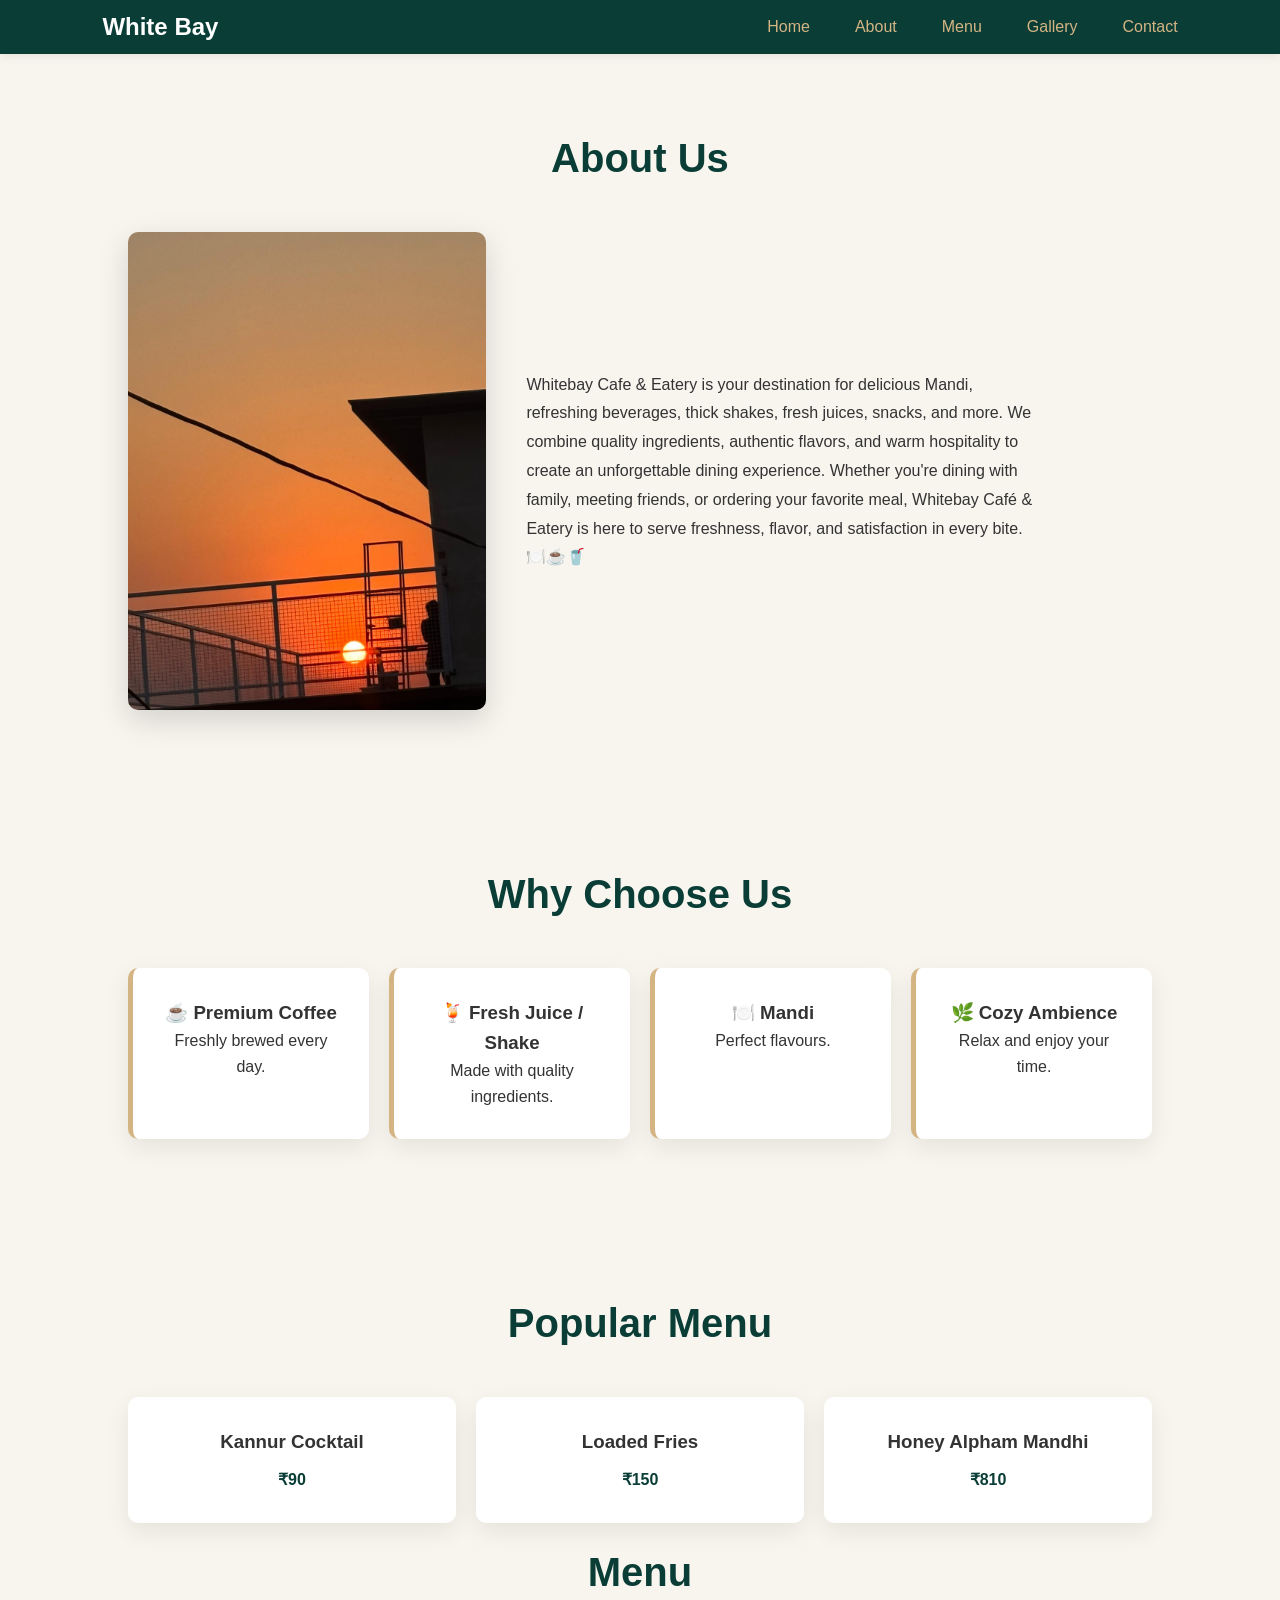
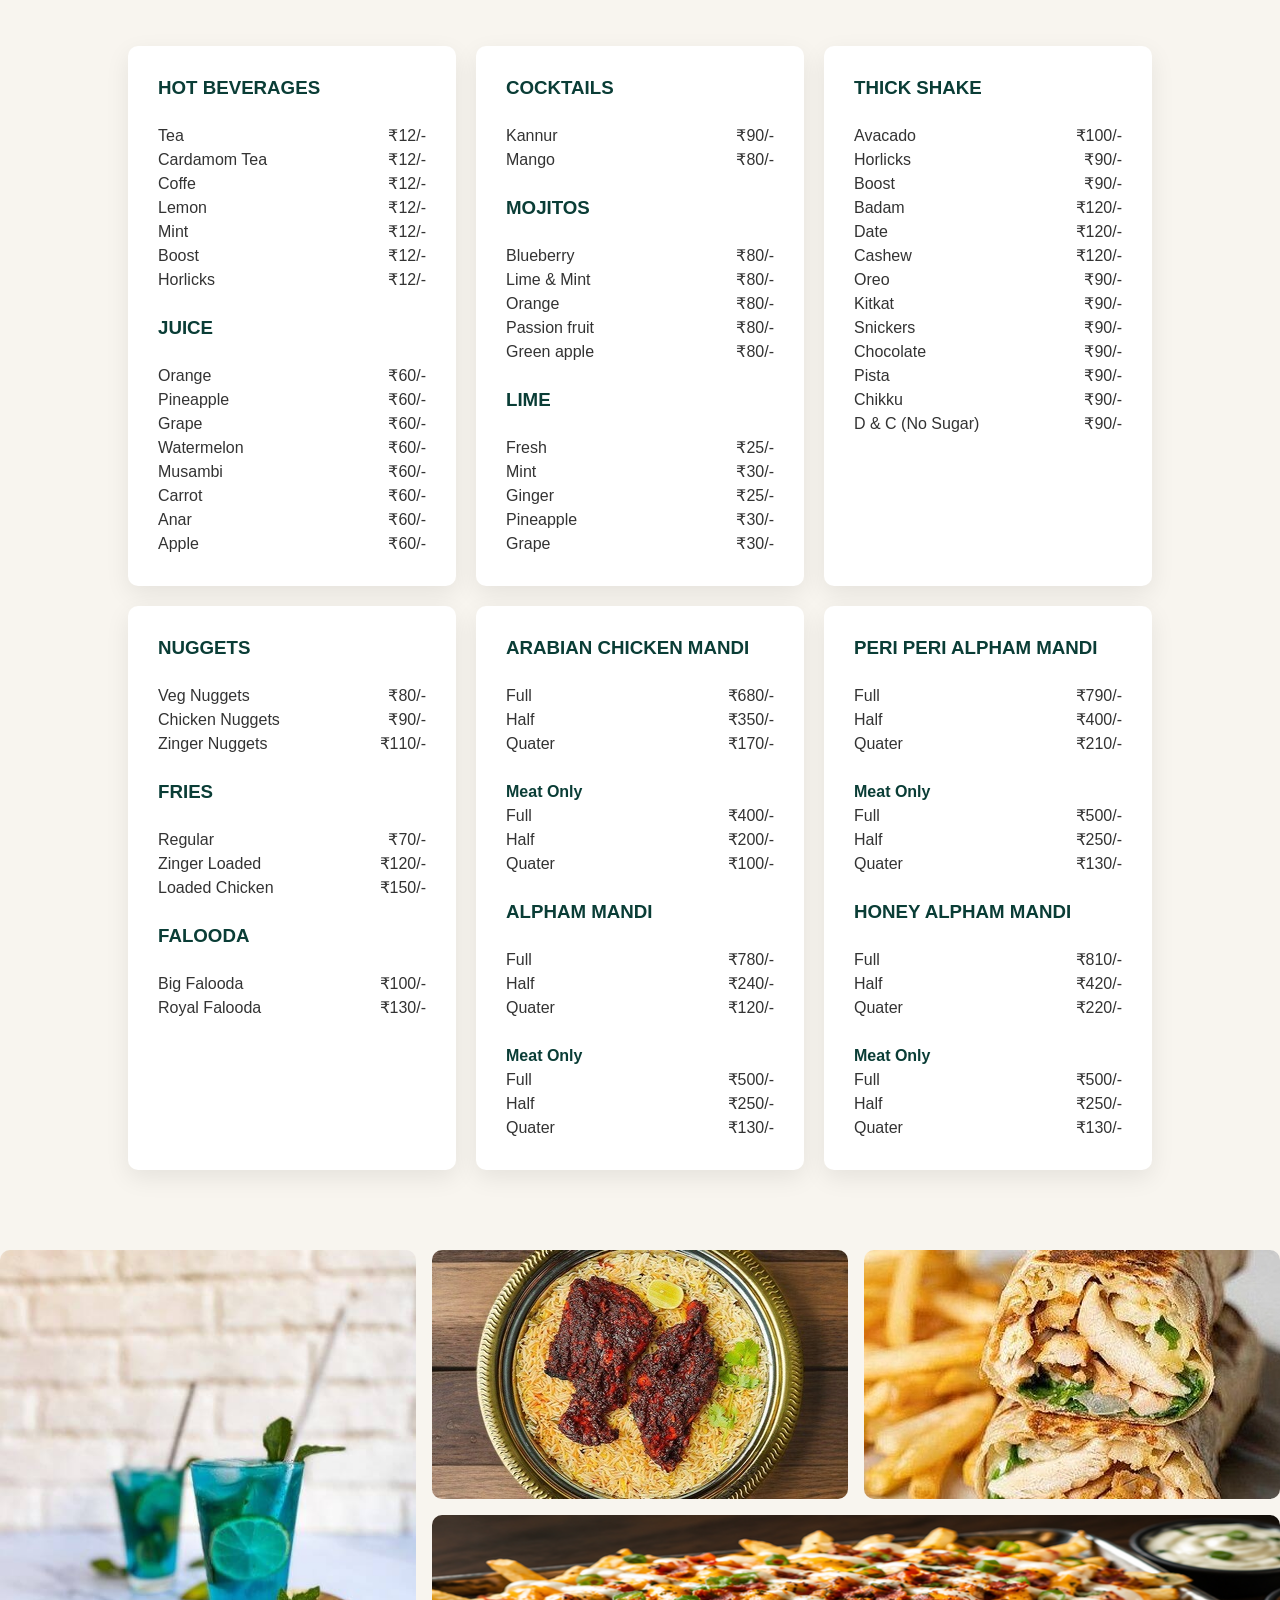
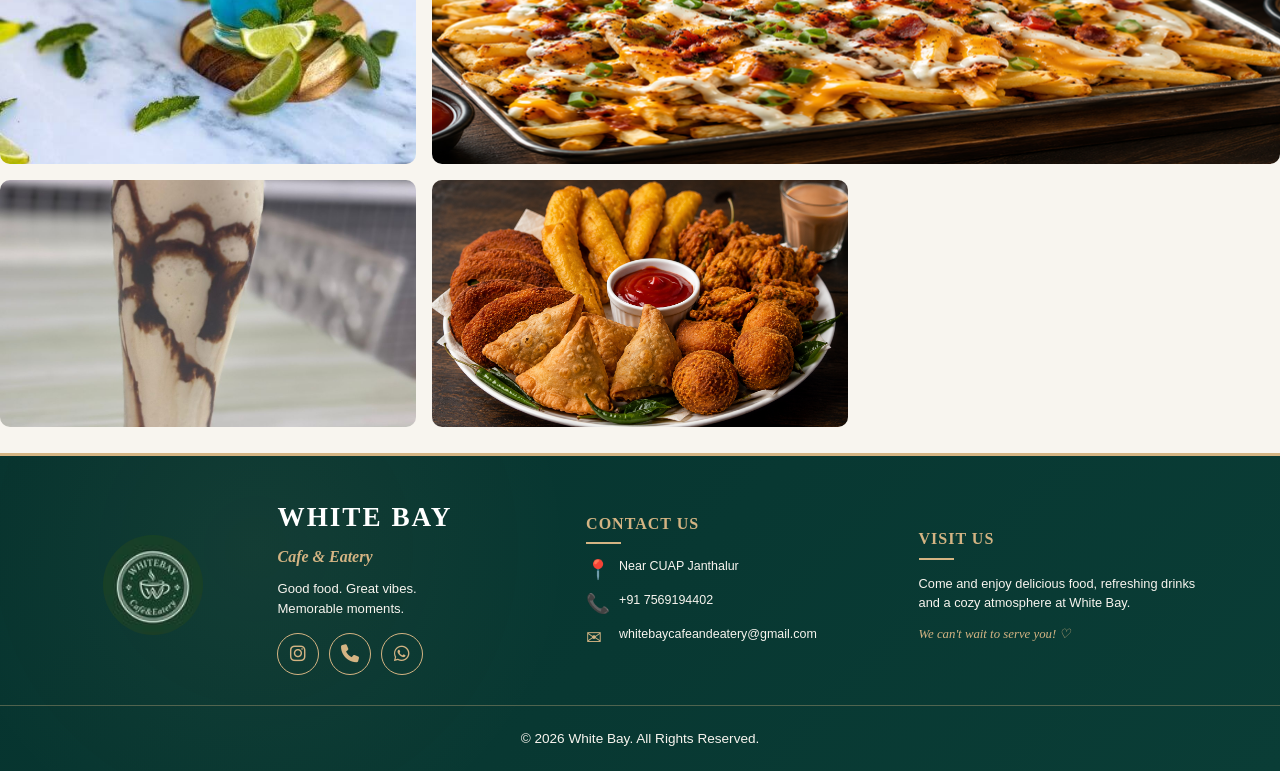
<file: index.html>
<!DOCTYPE html>
<html lang="en">

<head>

    <meta charset="UTF-8">

    <meta name="viewport" content="width=device-width, initial-scale=1.0">

    <title>White Bay</title>

    <link rel="stylesheet" href="res.css">
    <link rel="stylesheet" href="https://cdnjs.cloudflare.com/ajax/libs/font-awesome/6.5.2/css/all.min.css">

</head>


<body>

    <!-- ================= HEADER ================= -->

<header>
    <div class="wrapper">

        <nav>
            <div class="all">

                <div class="bay">

                    <div class="logo">
                        <h1>White Bay</h1>

                        <a class="burger-nav"
                           href="#"
                           aria-label="Open menu"
                           aria-expanded="false">
                            ☰
                        </a>
                    </div>

                    <div class="just">
                        <ul>
                            <li>
                                <a href="#about">Home</a>
                            </li>

                            <li>
                                <a href="#about">About</a>
                            </li>

                            <li>
                                <a href="#menu">Menu</a>
                            </li>

                            <li>
                                <a href="#gallery">Gallery</a>
                            </li>

                            <li>
                                <a href="#contact">Contact</a>
                            </li>
                        </ul>
                    </div>

                </div>

            </div>
        </nav>

    </div>
</header>



    <!-- ================= HERO ================= -->





    <!-- ================= ABOUT ================= -->

    <section id="about">

        <h2 class="section-title">
            About Us
        </h2>


        <div class="about">

            <img src="images/scene.jpeg" alt="White Bay Cafe">


            <div class="about-text">

                <p>

                    Whitebay Cafe & Eatery is your destination
                    for delicious Mandi, refreshing beverages,
                    thick shakes, fresh juices, snacks, and more.

                    We combine quality ingredients, authentic
                    flavors, and warm hospitality to create an
                    unforgettable dining experience.

                    Whether you're dining with family, meeting
                    friends, or ordering your favorite meal,
                    Whitebay Café & Eatery is here to serve
                    freshness, flavor, and satisfaction in every bite.

                    🍽️☕🥤

                </p>

            </div>

        </div>

    </section>



    <!-- ================= WHY CHOOSE US ================= -->

    <section>

        <h2 class="section-title">
            Why Choose Us
        </h2>


        <div class="features">


            <div class="feature-card">

                <h3>
                    ☕ Premium Coffee
                </h3>

                <p>
                    Freshly brewed every day.
                </p>

            </div>


            <div class="feature-card">

                <h3>
                    🍹 Fresh Juice / Shake
                </h3>

                <p>
                    Made with quality ingredients.
                </p>

            </div>


            <div class="feature-card">

                <h3>
                    🍽️ Mandi
                </h3>

                <p>
                    Perfect flavours.
                </p>

            </div>


            <div class="feature-card">

                <h3>
                    🌿 Cozy Ambience
                </h3>

                <p>
                    Relax and enjoy your time.
                </p>

            </div>


        </div>

    </section>



    <!-- ================= POPULAR MENU ================= -->

    <section id="menu">

        <h2 class="section-title">
            Popular Menu
        </h2>


        <div class="menu-grid">


            <div class="menu-card">

                <h3>
                    Kannur Cocktail
                </h3>

                <p class="price">
                    ₹90
                </p>

            </div>


            <div class="menu-card">

                <h3>
                    Loaded Fries
                </h3>

                <p class="price">
                    ₹150
                </p>

            </div>


            <div class="menu-card">

                <h3>
                    Honey Alpham Mandhi
                </h3>

                <p class="price">
                    ₹810
                </p>

            </div>


        </div>



        <br>


        <!-- ================= FULL MENU ================= -->

        <h2 class="section-title">
            Menu
        </h2>


        <div class="menu-grid">


            <!-- ================= HOT BEVERAGES / JUICE ================= -->

            <div class="full-menu">

                <h3>
                    HOT BEVERAGES
                </h3>

                <br>


                <div class="line">
                    <p class="item">Tea</p>
                    <p class="rate">₹12/-</p>
                </div>


                <div class="line">
                    <p class="item">Cardamom Tea</p>
                    <p class="rate">₹12/-</p>
                </div>


                <div class="line">
                    <p class="item">Coffe</p>
                    <p class="rate">₹12/-</p>
                </div>


                <div class="line">
                    <p class="item">Lemon</p>
                    <p class="rate">₹12/-</p>
                </div>


                <div class="line">
                    <p class="item">Mint</p>
                    <p class="rate">₹12/-</p>
                </div>


                <div class="line">
                    <p class="item">Boost</p>
                    <p class="rate">₹12/-</p>
                </div>


                <div class="line">
                    <p class="item">Horlicks</p>
                    <p class="rate">₹12/-</p>
                </div>


                <br>


                <h3>
                    JUICE
                </h3>

                <br>


                <div class="line">
                    <p class="item">Orange</p>
                    <p class="rate">₹60/-</p>
                </div>


                <div class="line">
                    <p class="item">Pineapple</p>
                    <p class="rate">₹60/-</p>
                </div>


                <div class="line">
                    <p class="item">Grape</p>
                    <p class="rate">₹60/-</p>
                </div>


                <div class="line">
                    <p class="item">Watermelon</p>
                    <p class="rate">₹60/-</p>
                </div>


                <div class="line">
                    <p class="item">Musambi</p>
                    <p class="rate">₹60/-</p>
                </div>


                <div class="line">
                    <p class="item">Carrot</p>
                    <p class="rate">₹60/-</p>
                </div>


                <div class="line">
                    <p class="item">Anar</p>
                    <p class="rate">₹60/-</p>
                </div>


                <div class="line">
                    <p class="item">Apple</p>
                    <p class="rate">₹60/-</p>
                </div>

            </div>



            <!-- ================= COCKTAIL / MOJITO / LIME ================= -->

            <div class="full-menu">

                <h3>
                    COCKTAILS
                </h3>

                <br>


                <div class="line">
                    <p class="item">Kannur</p>
                    <p class="rate">₹90/-</p>
                </div>


                <div class="line">
                    <p class="item">Mango</p>
                    <p class="rate">₹80/-</p>
                </div>


                <br>


                <h3>
                    MOJITOS
                </h3>

                <br>


                <div class="line">
                    <p class="item">Blueberry</p>
                    <p class="rate">₹80/-</p>
                </div>


                <div class="line">
                    <p class="item">Lime & Mint</p>
                    <p class="rate">₹80/-</p>
                </div>


                <div class="line">
                    <p class="item">Orange</p>
                    <p class="rate">₹80/-</p>
                </div>


                <div class="line">
                    <p class="item">Passion fruit</p>
                    <p class="rate">₹80/-</p>
                </div>


                <div class="line">
                    <p class="item">Green apple</p>
                    <p class="rate">₹80/-</p>
                </div>


                <br>


                <h3>
                    LIME
                </h3>

                <br>


                <div class="line">
                    <p class="item">Fresh</p>
                    <p class="rate">₹25/-</p>
                </div>


                <div class="line">
                    <p class="item">Mint</p>
                    <p class="rate">₹30/-</p>
                </div>


                <div class="line">
                    <p class="item">Ginger</p>
                    <p class="rate">₹25/-</p>
                </div>


                <div class="line">
                    <p class="item">Pineapple</p>
                    <p class="rate">₹30/-</p>
                </div>


                <div class="line">
                    <p class="item">Grape</p>
                    <p class="rate">₹30/-</p>
                </div>

            </div>



            <!-- ================= THICK SHAKE ================= -->

            <div class="full-menu">

                <h3>
                    THICK SHAKE
                </h3>

                <br>


                <div class="line">
                    <p class="item">Avacado</p>
                    <p class="rate">₹100/-</p>
                </div>


                <div class="line">
                    <p class="item">Horlicks</p>
                    <p class="rate">₹90/-</p>
                </div>


                <div class="line">
                    <p class="item">Boost</p>
                    <p class="rate">₹90/-</p>
                </div>


                <div class="line">
                    <p class="item">Badam</p>
                    <p class="rate">₹120/-</p>
                </div>


                <div class="line">
                    <p class="item">Date</p>
                    <p class="rate">₹120/-</p>
                </div>


                <div class="line">
                    <p class="item">Cashew</p>
                    <p class="rate">₹120/-</p>
                </div>


                <div class="line">
                    <p class="item">Oreo</p>
                    <p class="rate">₹90/-</p>
                </div>


                <div class="line">
                    <p class="item">Kitkat</p>
                    <p class="rate">₹90/-</p>
                </div>


                <div class="line">
                    <p class="item">Snickers</p>
                    <p class="rate">₹90/-</p>
                </div>


                <div class="line">
                    <p class="item">Chocolate</p>
                    <p class="rate">₹90/-</p>
                </div>


                <div class="line">
                    <p class="item">Pista</p>
                    <p class="rate">₹90/-</p>
                </div>


                <div class="line">
                    <p class="item">Chikku</p>
                    <p class="rate">₹90/-</p>
                </div>


                <div class="line">
                    <p class="item">D & C (No Sugar)</p>
                    <p class="rate">₹90/-</p>
                </div>

            </div>



            <!-- ================= NUGGETS / FRIES / FALOODA ================= -->

            <div class="full-menu">

                <h3>
                    NUGGETS
                </h3>

                <br>


                <div class="line">
                    <p class="item">Veg Nuggets</p>
                    <p class="rate">₹80/-</p>
                </div>


                <div class="line">
                    <p class="item">Chicken Nuggets</p>
                    <p class="rate">₹90/-</p>
                </div>


                <div class="line">
                    <p class="item">Zinger Nuggets</p>
                    <p class="rate">₹110/-</p>
                </div>


                <br>


                <h3>
                    FRIES
                </h3>

                <br>


                <div class="line">
                    <p class="item">Regular</p>
                    <p class="rate">₹70/-</p>
                </div>


                <div class="line">
                    <p class="item">Zinger Loaded</p>
                    <p class="rate">₹120/-</p>
                </div>


                <div class="line">
                    <p class="item">Loaded Chicken</p>
                    <p class="rate">₹150/-</p>
                </div>


                <br>


                <h3>
                    FALOODA
                </h3>

                <br>


                <div class="line">
                    <p class="item">Big Falooda</p>
                    <p class="rate">₹100/-</p>
                </div>


                <div class="line">
                    <p class="item">Royal Falooda</p>
                    <p class="rate">₹130/-</p>
                </div>

            </div>



            <!-- ================= ARABIAN CHICKEN / ALPHAM MANDI ================= -->

            <div class="full-menu">

                <div class="mandi">

                    <h3>
                        ARABIAN CHICKEN MANDI
                    </h3>

                    <br>


                    <div class="line">
                        <p class="item">Full</p>
                        <p class="rate">₹680/-</p>
                    </div>


                    <div class="line">
                        <p class="item">Half</p>
                        <p class="rate">₹350/-</p>
                    </div>


                    <div class="line">
                        <p class="item">Quater</p>
                        <p class="rate">₹170/-</p>
                    </div>


                    <br>


                    <h4>
                        Meat Only
                    </h4>


                    <div class="line">
                        <p class="item">Full</p>
                        <p class="rate">₹400/-</p>
                    </div>


                    <div class="line">
                        <p class="item">Half</p>
                        <p class="rate">₹200/-</p>
                    </div>


                    <div class="line">
                        <p class="item">Quater</p>
                        <p class="rate">₹100/-</p>
                    </div>


                    <br>


                    <h3>
                        ALPHAM MANDI
                    </h3>

                    <br>


                    <div class="line">
                        <p class="item">Full</p>
                        <p class="rate">₹780/-</p>
                    </div>


                    <div class="line">
                        <p class="item">Half</p>
                        <p class="rate">₹240/-</p>
                    </div>


                    <div class="line">
                        <p class="item">Quater</p>
                        <p class="rate">₹120/-</p>
                    </div>


                    <br>


                    <h4>
                        Meat Only
                    </h4>


                    <div class="line">
                        <p class="item">Full</p>
                        <p class="rate">₹500/-</p>
                    </div>


                    <div class="line">
                        <p class="item">Half</p>
                        <p class="rate">₹250/-</p>
                    </div>


                    <div class="line">
                        <p class="item">Quater</p>
                        <p class="rate">₹130/-</p>
                    </div>

                </div>

            </div>



            <!-- ================= PERI PERI / HONEY ALPHAM ================= -->

            <div class="full-menu">

                <div class="mandi">

                    <h3>
                        PERI PERI ALPHAM MANDI
                    </h3>

                    <br>


                    <div class="line">
                        <p class="item">Full</p>
                        <p class="rate">₹790/-</p>
                    </div>


                    <div class="line">
                        <p class="item">Half</p>
                        <p class="rate">₹400/-</p>
                    </div>


                    <div class="line">
                        <p class="item">Quater</p>
                        <p class="rate">₹210/-</p>
                    </div>


                    <br>


                    <h4>
                        Meat Only
                    </h4>


                    <div class="line">
                        <p class="item">Full</p>
                        <p class="rate">₹500/-</p>
                    </div>


                    <div class="line">
                        <p class="item">Half</p>
                        <p class="rate">₹250/-</p>
                    </div>


                    <div class="line">
                        <p class="item">Quater</p>
                        <p class="rate">₹130/-</p>
                    </div>


                    <br>


                    <h3>
                        HONEY ALPHAM MANDI
                    </h3>

                    <br>


                    <div class="line">
                        <p class="item">Full</p>
                        <p class="rate">₹810/-</p>
                    </div>


                    <div class="line">
                        <p class="item">Half</p>
                        <p class="rate">₹420/-</p>
                    </div>


                    <div class="line">
                        <p class="item">Quater</p>
                        <p class="rate">₹220/-</p>
                    </div>


                    <br>


                    <h4>
                        Meat Only
                    </h4>


                    <div class="line">
                        <p class="item">Full</p>
                        <p class="rate">₹500/-</p>
                    </div>


                    <div class="line">
                        <p class="item">Half</p>
                        <p class="rate">₹250/-</p>
                    </div>


                    <div class="line">
                        <p class="item">Quater</p>
                        <p class="rate">₹130/-</p>
                    </div>

                </div>

            </div>


        </div>

    </section>



    <!-- ================= GALLERY ================= -->

<div id="gallery" class="gallery-grid">

    <div class="gallery-item item-1">
        <img src="images/3.blue-mojitos.jpg" alt="Kannur Cocktail">
        <div class="image-name">Kannur Cocktail</div>
    </div>

    <div class="gallery-item item-2">
        <img src="images\mandhi.jpg" alt="Honey Alfaham Mandhi">
        <div class="image-name">Honey Alfaham Mandhi</div>
    </div>

    <div class="gallery-item item-3">
        <img src="images/wrap.jpg" alt="Chicken Wrap">
        <div class="image-name">Chicken Wrap</div>
    </div>

    <div class="gallery-item item-4">
        <img src="images\loaded-fries.png" alt="Loaded Fries">
        <div class="image-name">Loaded Fries</div>
    </div>

    <div class="gallery-item item-5">
        <img src="images/boost.jpeg" alt="Boost Shake">
        <div class="image-name">Boost Shake</div>
    </div>

    <div class="gallery-item item-6">
        <img src="images\snacks.jpg" alt="Evening Snacks">
        <div class="image-name">Evening Snacks</div>
    </div>

</div>

<br>


    <!-- =====================================================
         FOOTER
    ====================================================== -->

    <footer class="site-footer">

        <div class="footer-container">

            <!-- ================= LOGO ================= -->
            <div class="footer-logo">
                <img src="images/logo.jpg" alt="White Bay Cafe & Eatery">
            </div>

            <!-- ================= BRAND ================= -->
            <div class="footer-brand">
                <h2>WHITE BAY</h2>
                <h3>Cafe & Eatery</h3>

                <p>
                    Good food. Great vibes.<br>
                    Memorable moments.
                </p>

                <div class="social-links">
                    <a href="https://www.instagram.com/whitebayy.in/" aria-label="Instagram">
                        <i class="fa-brands fa-instagram"></i>
                    </a>

                    <a href="tel:+917569194402" aria-label="Call us">
                        <i class="fa-solid fa-phone"></i>
                    </a>

                    <a href="https://wa.me/+917569194402" aria-label="WhatsApp">
                        <i class="fa-brands fa-whatsapp"></i>
                    </a>
                </div>
            </div>

            <!-- ================= CONTACT ================= -->
            <div id="contact" class="footer-column">

                <h3>
                    CONTACT US
                </h3>

                <div class="footer-contact">

                    <p>
                        <span>📍</span>
                        <a href="https://maps.app.goo.gl/dqaW6m1qd2dst7E3A" target="_blank">
                            Near CUAP Janthalur
                        </a>
                    </p>

                    <p>
                        <span>📞</span>
                        <a href="tel:+917569194402">
                            +91 7569194402
                        </a>
                    </p>

                    <p>
                        <span>✉</span>
                        <a href="mailto:whitebaycafeandeatery@gmail.com">
                            whitebaycafeandeatery@gmail.com
                        </a>
                    </p>

                </div>
            </div>

            <!-- ================= VISIT US ================= -->
            <div class="footer-column">

                <h3>
                    VISIT US
                </h3>

                <p class="visit-text">
                    Come and enjoy delicious food,
                    refreshing drinks and a cozy
                    atmosphere at White Bay.
                </p>

                <p class="footer-message">
                    We can't wait to serve you! ♡
                </p>

            </div>

        </div>

        <!-- ================= FOOTER BOTTOM ================= -->
        <div class="footer-bottom">
            <p>
                © 2026 White Bay. All Rights Reserved.
            </p>
        </div>

    </footer>


    <!-- ================= JAVASCRIPT ================= -->


    <script src="menu.js"></script>


</body>

</html>
</file>
<file: res.css>
/* =========================================================
   WHITE BAY CAFE & EATERY
   Complete Responsive CSS
========================================================= */


/* =========================================================
   ROOT VARIABLES
========================================================= */

:root {
    --primary: #0A3D36;
    --secondary: #145347;
    --accent: #D4B483;

    --light: #F8F5EF;
    --dark: #333333;
    --white: #ffffff;
    --woah: #F5F5DC;

    --dark-green: #06332E;

    --shadow-light: 0 8px 25px rgba(0, 0, 0, 0.08);
    --shadow-medium: 0 10px 30px rgba(0, 0, 0, 0.15);

    --transition: 0.3s ease;
}


/* =========================================================
   RESET
========================================================= */

* {
    margin: 0;
    padding: 0;
    box-sizing: border-box;
}


html {
    scroll-behavior: smooth;
}


body {
    font-family: Arial, sans-serif;
    background: var(--light);
    color: var(--dark);
    line-height: 1.6;
}


/* Prevent horizontal scrolling */

html,
body {
    overflow-x: hidden;
}


img {
    max-width: 100%;
    display: block;
}


a {
    text-decoration: none;
}


/* =========================================================
   HEADER
========================================================= */

header {
    background: var(--primary);

    padding: 8px 8%;

    position: sticky;
    top: 0;

    z-index: 1000;

    box-shadow: 0 2px 10px rgba(0, 0, 0, 0.08);
}


header nav {
    display: flex;

    justify-content: space-between;
    align-items: center;

    width: 100%;
}


.all {
    display: flex;
    align-items: center;

    width: 100%;
}


.bay {
    display: flex;
    align-items: center;
    width: 100%;
}


.logo {
    color: var(--white);

    font-size: 1rem;
    font-weight: bold;

    white-space: nowrap;

    display: flex;
    align-items: center;
    width: 100%;
}


.logo h1 {
    margin: 0;
}


.just {
    display: flex;

    justify-content: flex-end;

    flex: 1;
}


.just ul {
    display: flex;
    align-items: center;
    list-style: none;
    gap: 20px;
}


nav ul {
    list-style: none;

    display: flex;
}


nav ul li {
    margin-left: 25px;
}


nav ul li a {
    color: var(--accent);

    text-decoration: none;

    transition: var(--transition);
}


nav ul li a:hover {
    color: var(--white);
}


/* Hamburger */

.burger-nav {
    display: none;

    font-size: 2rem;

    color: var(--woah);

    font-weight: bold;

    cursor: pointer;

    text-decoration: none;
}




/* =========================================================
   COMMON SECTIONS
========================================================= */

section {
    padding: 80px 10%;
}


.section-title {
    text-align: center;

    margin-bottom: 50px;

    color: var(--primary);

    font-size: 2.5rem;

    line-height: 1.2;
}


/* =========================================================
   ABOUT
========================================================= */

.about {
    display: flex;

    align-items: center;

    gap: 40px;
}


.about img {
    width: 35%;

    border-radius: 10px;

    box-shadow: var(--shadow-medium);
}


.about-text {
    width: 50%;

    line-height: 1.8;
}


/* =========================================================
   FEATURES
========================================================= */

.features {
    display: grid;

    grid-template-columns: repeat(4, 1fr);

    gap: 20px;
}


.feature-card {
    background: var(--white);

    color: var(--dark);

    padding: 30px;

    text-align: center;

    border-left: 5px solid var(--accent);

    border-radius: 10px;

    box-shadow: var(--shadow-light);

    transition: var(--transition);
}


.feature-card:hover {
    transform: translateY(-5px);

    box-shadow: var(--shadow-medium);
}


/* =========================================================
   MENU
========================================================= */

.menu-grid {
    display: grid;

    grid-template-columns: repeat(3, 1fr);

    gap: 20px;
}


.menu-card {
    background: var(--white);

    color: var(--dark);

    padding: 30px;

    text-align: center;

    border-radius: 10px;

    box-shadow: var(--shadow-light);

    transition: var(--transition);
}


.menu-card:hover {
    transform: translateY(-5px);

    box-shadow: var(--shadow-medium);
}


.price {
    margin-top: 10px;

    color: var(--primary);

    font-weight: bold;
}


/* =========================================================
   FULL MENU
========================================================= */

.full-menu {
    background: var(--white);

    color: var(--dark);

    padding: 30px;

    text-align: left;

    border-radius: 10px;

    box-shadow: var(--shadow-light);

    line-height: 24px;
}


.full-menu h3 {
    color: var(--primary);

    font-weight: bold;
}


.full-menu .mandi h4 {
    color: var(--primary);
}


.line {
    display: flex;

    justify-content: space-between;

    gap: 20px;
}


/* =========================================================
   GALLERY
========================================================= */

.gallery {
    padding: 80px 5%;
    background: var(--light);
}

.gallery h2 {
    text-align: center;
    margin-bottom: 40px;
    color: var(--primary);
}


/* Gallery Grid */

.gallery-grid {
    display: grid;

    grid-template-columns: repeat(3, 1fr);
    grid-template-rows: 249px 249px 247px;

    gap: 16px;

    max-width: 1350px;
    margin: 0 auto;
}


/* Each Gallery Item */

.gallery-item {
    position: relative;
    overflow: hidden;
    border-radius: 10px;

    min-width: 0;
    min-height: 0;
}


/* Image */

.gallery-item img {
    width: 100%;
    height: 100%;

    object-fit: cover;
    display: block;

    transition: transform 0.4s ease;
}



/* Large image on the left */
.item-1 {
    grid-column: 1;
    grid-row: 1 / 3;
}


/* Top middle */
.item-2 {
    grid-column: 2;
    grid-row: 1;
}


/* Top right */
.item-3 {
    grid-column: 3;
    grid-row: 1;
}


/* Wide middle image */
.item-4 {
    grid-column: 2 / 4;
    grid-row: 2;
}


/* Bottom left */
.item-5 {
    grid-column: 1;
    grid-row: 3;
}


/* Bottom middle */
.item-6 {
    grid-column: 2;
    grid-row: 3;
}

/* =========================
   HOVER NAME
========================= */

.image-name {
    position: absolute;

    left: 0;
    bottom: 0;

    width: 100%;

    padding: 14px 10px;

    box-sizing: border-box;

    background: rgba(0, 0, 0, 0.75);

    color: white;

    text-align: center;

    font-size: 18px;
    font-weight: bold;

    transform: translateY(100%);

    transition: transform 0.3s ease;

    z-index: 2;
}


/* Show name */

.gallery-item:hover .image-name {
    transform: translateY(0);
}


/* Image zoom */

.gallery-item:hover img {
    transform: scale(1.05);
}



/* =========================================================
   CONTACT
========================================================= */
/* 
.contact {
    text-align: center;

    line-height: 2;

    color: var(--dark);
}


.contact a,
.contact .loc,
.contact .mob,
.contact .mail {
    color: var(--primary);
}


.contact a {
    text-decoration: none;

    transition: var(--transition);
}


.contact a:hover {
    color: var(--accent);
}
 */

/* =========================================================
   FOOTER
========================================================= */

.site-footer {
    background:
        radial-gradient(
            circle at 20% 30%,
            rgba(212, 180, 131, 0.06),
            transparent 30%
        ),
        linear-gradient(
            135deg,
            var(--dark-green),
            var(--primary)
        );

    color: var(--light);

    position: relative;

    overflow: hidden;
}


/* Gold line at top */

.site-footer::before {
    content: "";

    display: block;

    height: 3px;

    background: var(--accent);
}


/* =========================================================
   FOOTER CONTAINER
========================================================= */

.footer-container {
    width: 90%;

    max-width: 1400px;

    margin: auto;

    display: grid;

    grid-template-columns:
        1.3fr
        0.8fr
        1.2fr
        1.2fr;

    gap: 60px;

    padding: 70px 0 55px;
}


/* =========================================================
   FOOTER BRAND
========================================================= */

.footer-brand {
    text-align: center;
}


.footer-brand img {
    width: 130px;

    height: 130px;

    object-fit: contain;

    border-radius: 50%;

    margin: 0 auto 15px;
}


.footer-brand h2 {
    color: var(--white);

    font-family: Georgia, serif;

    font-size: 2.2rem;

    letter-spacing: 4px;

    margin-bottom: 0;
}


.footer-brand h3 {
    color: var(--accent);

    font-family: Georgia, serif;

    font-style: italic;

    font-size: 1.3rem;

    margin-top: 5px;
}


.footer-brand p {
    color: var(--light);

    line-height: 1.8;

    margin-top: 20px;

    font-size: 0.95rem;
}


/* =========================================================
   SOCIAL MEDIA
========================================================= */
.social-links {
    display: flex;
    justify-content: center;
    align-items: center;
    gap: 25px;
    margin-top: 30px;
}

.social-links a {
    width: 60px;
    height: 60px;

    border: 1px solid var(--accent);
    border-radius: 50%;

    display: flex;
    justify-content: center;
    align-items: center;

    color: var(--accent);
    text-decoration: none;
    font-size: 28px;

    transition: 0.3s ease;
}

.social-links a:hover {
    background-color: var(--accent);
    color: var(--primary);
    transform: translateY(-5px);
}

/* .footer-social {
    display: flex;

    justify-content: center;

    gap: 12px;

    margin-top: 25px;
}


.footer-social a {
    width: 42px;

    height: 42px;

    border: 1px solid var(--accent);

    border-radius: 50%;

    display: flex;

    align-items: center;

    justify-content: center;

    color: var(--accent);

    text-decoration: none;

    transition: var(--transition);
} */


/* Icons */

.footer-social a:nth-child(1)::before {
    content: "◎";

    font-size: 22px;
}


.footer-social a:nth-child(2)::before {
    content: "f";

    font-size: 21px;

    font-weight: bold;
}


.footer-social a:nth-child(3)::before {
    content: "◉";

    font-size: 20px;
}


.footer-social a:hover {
    background: var(--accent);

    color: var(--primary);

    transform: translateY(-4px);
}


/* =========================================================
   FOOTER COLUMNS
========================================================= */

.footer-column h3 {
    color: var(--accent);

    font-family: Georgia, serif;

    font-size: 1.2rem;

    letter-spacing: 1px;

    margin-bottom: 25px;

    position: relative;
}


.footer-column h3::after {
    content: "";

    display: block;

    width: 45px;

    height: 2px;

    background: var(--accent);

    margin-top: 10px;
}


/* =========================================================
   QUICK LINKS
========================================================= */

.footer-column ul {
    list-style: none;

    padding: 0;

    margin: 0;
}


.footer-column ul li {
    margin-bottom: 16px;
}


.footer-column ul li a {
    color: var(--light);

    text-decoration: none;

    font-size: 0.95rem;

    transition: var(--transition);
}


.footer-column ul li a:hover {
    color: var(--accent);

    padding-left: 6px;
}


/* =========================================================
   CONTACT DETAILS
========================================================= */

.footer-contact p {
    display: flex;

    align-items: flex-start;

    gap: 12px;

    margin-bottom: 20px;

    line-height: 1.5;
}


.footer-contact p span {
    color: var(--accent);

    font-size: 1.2rem;

    min-width: 25px;
}


.footer-contact a {
    color: var(--light);

    text-decoration: none;

    font-size: 0.9rem;

    transition: var(--transition);

    word-break: break-word;
}


.footer-contact a:hover {
    color: var(--accent);
}


/* =========================================================
   OPENING HOURS
========================================================= */

.opening-hours > div {
    display: flex;

    justify-content: space-between;

    gap: 20px;

    padding-bottom: 15px;

    margin-bottom: 15px;

    border-bottom: 1px solid rgba(
        248,
        245,
        239,
        0.15
    );

    font-size: 0.88rem;
}


.opening-hours span:last-child {
    color: var(--light);

    white-space: nowrap;
}


/* =========================================================
   FOOTER MESSAGE
========================================================= */

.footer-message {
    color: var(--accent);

    font-family: Georgia, serif;

    font-style: italic;

    font-size: 1rem;

    margin-top: 25px;
}


/* =========================================================
   FOOTER BOTTOM
========================================================= */

.footer-bottom {
    border-top: 1px solid rgba(
        212,
        180,
        131,
        0.35
    );

    text-align: center;

    padding: 22px 10px;
}


.footer-bottom p {
    color: var(--light);

    font-size: 0.85rem;

    margin: 0;
}


/* =========================================================
   TABLET
========================================================= */

@media screen and (max-width: 960px) {

    .gallery-grid {
        grid-template-columns: repeat(2, 1fr);
        grid-template-rows: repeat(3, 250px);
        gap: 12
    }

    /* Features */

     .features {
        grid-template-columns: repeat(2, 1fr);

        gap: 20px;
    }


    /* Menu */
 
    .menu-grid {
        grid-template-columns: repeat(2, 1fr);

        gap: 15px;
    } 


    /* Gallery */
 
    .gallery-grid {
        grid-template-columns: repeat(2, 1fr);
        grid-template-rows: repeat(3, 250px);
        gap: 12px;
    }

    /* Reset desktop positioning */
    .item-1,
    .item-2,
    .item-3,
    .item-4,
    .item-5,
    .item-6 {
        grid-column: auto;
        grid-row: auto;
    }

    .item-1 {
        grid-column: 1;
        grid-row: 1;
    }

    .item-2 {
        grid-column: 2;
        grid-row: 1;
    }

    .item-3 {
        grid-column: 1;
        grid-row: 2;
    }

    .item-4 {
        grid-column: 2;
        grid-row: 2;
    }

    .item-5 {
        grid-column: 1;
        grid-row: 3;
    }

    .item-6 {
        grid-column: 2;
        grid-row: 3;
    }

    /* Navigation */

    nav ul {
        flex-wrap: wrap;

        justify-content: center;
    }


    nav ul li {
        margin: 8px;
    }


    /* Footer */

    .footer-container {
        grid-template-columns: 1fr 1fr;

        gap: 50px 35px;
    }


    .footer-brand {
        grid-column: 1 / -1;
    }


}


/* =========================================================
   TABLET / SMALL LAPTOP
========================================================= */

@media screen and (max-width: 700px) {

    /* Header */

    header {
        padding: 8px 5%;
    }


    /* Hero */

    .hero-content h1 {
        font-size: 3rem;
    }


    /* Sections */

    section {
        padding: 60px 7%;
    }


    .section-title {
        font-size: 2.2rem;

        margin-bottom: 35px;
    }


    /* About */

    .about {
        flex-direction: column;

        gap: 30px;
    }


    .about img {
        width: 80%;
    }


    .about-text {
        width: 90%;
    }


    /* Footer */

    .footer-container {
        width: 90%;

        grid-template-columns: 1fr 1fr;

        gap: 40px 25px;
    }

}


/* =========================================================
   MOBILE NAVIGATION
========================================================= */

@media screen and (max-width: 600px) {


    header {
        position: relative;
        padding: 10px 5%;
    }

    header nav {
        display: flex;
        align-items: center;
        width: 100%;
    }

    .all {
        width: 100%;
    }

    .bay {
        display: flex;
        align-items: center;
        width: 100%;
    }

    .logo {
        display: flex;
        align-items: center;
        justify-content: space-between;
        width: 100%;
    }

    .logo h1 {
        margin: 0;
        font-size: 1.5rem;
    }

    .burger-nav {
        display: block;
        margin-left: auto;
        color: var(--woah);
        font-size: 1.8rem;
        font-weight: bold;
        cursor: pointer;
    }

    .just {
        position: static;
        width: 0;
    }

    header nav ul {
        position: absolute;
        top: 100%;
        left: 0;

        width: 100%;
        height: 0;

        overflow: hidden;

        display: flex;
        flex-direction: column;

        background: var(--primary);

        margin: 0;
        padding: 0;

        z-index: 1000;

        transition: height 0.3s ease;
    }

    header nav ul.open {
        height: 280px;
        padding: 10px 0;
    }

    header nav ul li {
        width: 100%;
        margin: 0;
    }

    header nav ul li a {
        display: block;
        width: 100%;
        padding: 15px 25px;
        color: var(--white);
    }

    header nav ul li a:hover {
        background: var(--secondary);
        color: var(--accent);
    }



    /* Hero */

    .hero {
        min-height: 85vh;
    }


    .hero-content h1 {
        font-size: 2.5rem;
    }


    .hero-content p {
        font-size: 1rem;
    }


    /* Sections */

    section {
        padding: 55px 6%;
    }


    .section-title {
        font-size: 2rem;
    }


    /* About */

    .about {
        flex-direction: column;
        gap: 30px;
    }

    .about img {
        width: 90%;
    }


    .about-text {
        width: 90%;

        text-align: justify;
    }


    /* Features */

    .features {
        grid-template-columns: 1fr;
    }


    /* Menu */

    .menu-grid {
        grid-template-columns: 1fr;
    }

    /* Gallery */

    @media screen and (max-width: 600px) {

    .gallery-grid {
        grid-template-columns: 1fr;
        grid-template-rows: repeat(6, 250px);
        gap: 12px;
    }

    /* Reset grid positions */
    .item-1,
    .item-2,
    .item-3,
    .item-4,
    .item-5,
    .item-6 {
        grid-column: 1;
        grid-row: auto;
    }

    .gallery-item {
        width: 100%;
        height: 250px;
    }

    .image-name {
        font-size: 16px;
    }
}


    /* Full menu */

    .full-menu {
        padding: 20px;

        overflow-x: auto;
    }


    .line {
        gap: 15px;
    }


    /* Footer */

    .footer-container {
        width: 88%;

        grid-template-columns: 1fr;

        gap: 40px;

        padding: 55px 0 45px;

        text-align: center;
    }


    .footer-brand {
        grid-column: auto;
    }


    .footer-column h3::after {
        margin-left: auto;

        margin-right: auto;
    }


    .footer-contact p {
        justify-content: center;

        text-align: left;

        max-width: 300px;

        margin-left: auto;

        margin-right: auto;
    }


    .opening-hours {
        max-width: 400px;

        margin: auto;
    }


    .opening-hours > div {
        text-align: left;

        gap: 10px;
    }


    .footer-message {
        text-align: center;
    }

}


/* =========================================================
   SMALL MOBILE
========================================================= */

@media screen and (max-width: 450px) {

    /* Header */

    header {
        padding: 9px 5%;
    }


    .logo {
        font-size: 0.9rem;
    }


    .burger-nav {
        font-size: 1.7rem;
    }


    /* Hero */

    .hero {
        min-height: 80vh;

        padding: 30px 15px;
    }


    .hero-content h1 {
        font-size: 2rem;

        margin-bottom: 15px;
    }


    .hero-content p {
        font-size: 0.9rem;

        margin-bottom: 20px;
    }


    .btn {
        padding: 10px 20px;

        font-size: 0.9rem;
    }


    /* Sections */

    section {
        padding: 45px 5%;
    }


    .section-title {
        font-size: 1.8rem;

        margin-bottom: 30px;
    }


    /* About */

    .about {
        gap: 25px;
    }


    .about img {
        width: 95%;
    }


    .about-text {
        width: 95%;

        font-size: 0.95rem;
    }


    /* Feature cards */

    .feature-card {
        padding: 25px 20px;
    }


    /* Menu cards */

    .menu-card {
        padding: 25px 20px;
    }


    /* Gallery */

    .gallery {
        gap: 12px;
    }


    .gallery img {
        height: 220px;
    }


    /* Full menu */

    .full-menu {
        padding: 18px;

        font-size: 0.9rem;
    }


    /* Footer */

    .footer-container {
        width: 90%;

        gap: 35px;

        padding: 45px 0 35px;
    }


    .footer-brand img {
        width: 110px;

        height: 110px;
    }


    .footer-brand h2 {
        font-size: 1.8rem;

        letter-spacing: 3px;
    }


    .footer-brand h3 {
        font-size: 1.1rem;
    }


    .footer-brand p {
        font-size: 0.9rem;
    }


    .footer-column h3 {
        font-size: 1.05rem;
    }


    .footer-contact a {
        font-size: 0.85rem;
    }


    .opening-hours > div {
        font-size: 0.78rem;
    }


    .footer-social a {
        width: 40px;

        height: 40px;
    }


    .footer-bottom {
        padding: 18px 10px;
    }


    .footer-bottom p {
        font-size: 0.75rem;

        line-height: 1.5;
    }

}
/* =========================================================
   FINAL RESPONSIVE HEADER OVERRIDES
   ========================================================= */

/* 701px TO 960px - SINGLE ROW NAVIGATION */
@media screen and (min-width: 701px) and (max-width: 960px) {
    header {
        position: fixed !important;
        top: 0 !important;
        left: 0 !important;
        width: 100% !important;
        height: auto !important;
        margin: 0 !important;
        padding: 10px 5% !important;
        box-sizing: border-box !important;
        z-index: 99999 !important;
    }

    header .wrapper,
    header nav,
    .all {
        width: 100% !important;
        margin: 0 !important;
        padding: 0 !important;
    }

    .bay {
        width: 100% !important;
        display: flex !important;
        flex-direction: row !important;
        align-items: center !important;
        justify-content: space-between !important;
        flex-wrap: nowrap !important;
        margin: 0 !important;
        padding: 0 !important;
    }

    .logo {
        width: auto !important;
        display: flex !important;
        align-items: center !important;
        flex-shrink: 0 !important;
        margin: 0 !important;
        padding: 0 !important;
    }

    .logo h1 {
        margin: 0 !important;
        padding: 0 !important;
        font-size: 1.5rem !important;
        line-height: 1.2 !important;
        white-space: nowrap !important;
    }

    .burger-nav {
        display: none !important;
        visibility: hidden !important;
        width: 0 !important;
        height: 0 !important;
        margin: 0 !important;
        padding: 0 !important;
    }

    .just {
        width: auto !important;
        display: flex !important;
        flex: 1 1 auto !important;
        align-items: center !important;
        justify-content: flex-end !important;
        min-width: 0 !important;
        margin-left: auto !important;
        padding: 0 !important;
    }

    .just ul,
    header nav ul {
        position: static !important;
        width: auto !important;
        display: flex !important;
        flex-direction: row !important;
        align-items: center !important;
        justify-content: flex-end !important;
        flex-wrap: nowrap !important;
        gap: 12px !important;
        margin: 0 !important;
        padding: 0 !important;
        height: auto !important;
        max-height: none !important;
        overflow: visible !important;
        opacity: 1 !important;
        visibility: visible !important;
        background: transparent !important;
    }

    .just ul li,
    header nav ul li {
        display: block !important;
        width: auto !important;
        height: auto !important;
        flex: 0 0 auto !important;
        margin: 0 !important;
        padding: 0 !important;
    }

    .just ul li a,
    header nav ul li a {
        display: block !important;
        width: auto !important;
        height: auto !important;
        margin: 0 !important;
        padding: 7px 3px !important;
        font-size: 0.95rem !important;
        line-height: 1.2 !important;
        white-space: nowrap !important;
        text-decoration: none !important;
    }

    body {
        padding-top: 70px !important;
    }

    #home,
    #about,
    #menu,
    #gallery,
    #contact {
        scroll-margin-top: 80px !important;
    }
}


/* 700px AND BELOW - HAMBURGER MENU */
@media screen and (max-width: 700px) {
    html,
    body {
        width: 100% !important;
        margin: 0 !important;
        padding: 0 !important;
        overflow-x: hidden !important;
    }

    header {
        position: fixed !important;
        top: 0 !important;
        left: 0 !important;
        right: 0 !important;
        width: 100% !important;
        height: auto !important;
        margin: 0 !important;
        padding: 10px 5% !important;
        box-sizing: border-box !important;
        z-index: 99999 !important;
    }

    header .wrapper,
    header nav,
    .all {
        width: 100% !important;
        margin: 0 !important;
        padding: 0 !important;
    }

    .bay {
        width: 100% !important;
        display: flex !important;
        flex-direction: row !important;
        align-items: center !important;
        justify-content: space-between !important;
        flex-wrap: nowrap !important;
        margin: 0 !important;
        padding: 0 !important;
    }

    .logo {
        width: 100% !important;
        display: flex !important;
        align-items: center !important;
        justify-content: space-between !important;
        margin: 0 !important;
        padding: 0 !important;
        flex-shrink: 1 !important;
    }

    .logo h1 {
        margin: 0 !important;
        padding: 0 !important;
        font-size: 1.5rem !important;
        line-height: 1.2 !important;
        white-space: nowrap !important;
    }

    .burger-nav {
        display: block !important;
        visibility: visible !important;
        width: auto !important;
        height: auto !important;
        margin-left: auto !important;
        padding: 0 !important;
        font-size: 1.8rem !important;
        line-height: 1 !important;
        font-weight: bold !important;
        color: var(--woah) !important;
        text-decoration: none !important;
        cursor: pointer !important;
        flex-shrink: 0 !important;
        z-index: 100001 !important;
    }

    .just {
        position: static !important;
        width: 0 !important;
        flex: 0 0 0 !important;
        margin: 0 !important;
        padding: 0 !important;
    }

    header nav ul {
        position: absolute !important;
        top: 100% !important;
        left: 0 !important;
        width: 100% !important;
        display: flex !important;
        flex-direction: column !important;
        align-items: stretch !important;
        justify-content: flex-start !important;
        flex-wrap: nowrap !important;
        list-style: none !important;
        background: var(--primary) !important;
        margin: 0 !important;
        padding: 0 !important;
        box-sizing: border-box !important;
        height: auto !important;
        max-height: 0 !important;
        overflow: hidden !important;
        opacity: 0 !important;
        visibility: hidden !important;
        z-index: 100000 !important;
        transition: max-height 0.3s ease, opacity 0.3s ease, visibility 0.3s ease;
    }

    header nav ul.open {
        height: auto !important;
        max-height: 400px !important;
        padding: 2px 0 !important;
        opacity: 1 !important;
        visibility: visible !important;
        justify-content: flex-start !important;
    }

    header nav ul li {
        display: block !important;
        width: 100% !important;
        height: auto !important;
        flex: 0 0 auto !important;
        margin: 0 !important;
        padding: 0 !important;
    }

    header nav ul li a {
        display: block !important;
        width: 100% !important;
        height: auto !important;
        margin: 0 !important;
        padding: 8px 27px !important;
        box-sizing: border-box !important;
        color: var(--white) !important;
        font-size: 1rem !important;
        line-height: 1.2 !important;
        text-align: left !important;
        text-decoration: none !important;
        white-space: nowrap !important;
    }

    header nav ul li a:hover {
        background: var(--secondary) !important;
        color: var(--accent) !important;
    }

    body {
        padding-top: 65px !important;
    }

    #home,
    #about,
    #menu,
    #gallery,
    #contact {
        scroll-margin-top: 75px !important;
    }
}


/* 450px AND BELOW - SMALL MOBILE */
@media screen and (max-width: 450px) {
    .logo h1 {
        font-size: 1.4rem !important;
    }

    .burger-nav {
        font-size: 1.7rem !important;
    }

    header nav ul li a {
        padding: 7px 22px !important;
        font-size: 0.95rem !important;
    }
}

/* =========================================================
   FINAL FOOTER - 4 COLUMNS / SINGLE ROW / LOGO ALIGNMENT
   ========================================================= */
.footer-container {
    width: 90% !important;
    max-width: 1200px !important;
    margin: 0 auto !important;
    display: grid !important;
    grid-template-columns: 0.75fr 1.15fr 1.25fr 1.25fr !important;
    gap: 35px !important;
    padding: 40px 0 30px !important;
    align-items: center !important;
}

.footer-logo {
    display: flex !important;
    justify-content: center !important;
    align-items: center !important;
    width: 100% !important;
    min-width: 0 !important;
}

.footer-logo img {
    width: 100px !important;
    height: 100px !important;
    border-radius: 50% !important;
    object-fit: cover !important;
    display: block !important;
    margin: 0 !important;
}

.footer-brand {
    text-align: left !important;
    width: 100% !important;
    min-width: 0 !important;
}

.footer-brand > img {
    display: none !important;
}

.footer-brand h2 {
    margin: 0 !important;
    font-size: 1.7rem !important;
    letter-spacing: 2px !important;
}

.footer-brand h3 {
    margin: 4px 0 0 !important;
    font-size: 1rem !important;
}

.footer-brand p {
    margin: 10px 0 0 !important;
    font-size: 0.82rem !important;
    line-height: 1.5 !important;
}

.footer-brand .social-links {
    justify-content: flex-start !important;
    gap: 10px !important;
    margin-top: 14px !important;
}

.footer-brand .social-links a {
    width: 42px !important;
    height: 42px !important;
    font-size: 18px !important;
}

.footer-column {
    text-align: left !important;
    width: 100% !important;
    min-width: 0 !important;
}

.footer-column h3 {
    margin: 0 0 14px !important;
    font-size: 1rem !important;
    letter-spacing: 1px !important;
}

.footer-column h3::after {
    content: "" !important;
    display: block !important;
    width: 35px !important;
    height: 2px !important;
    margin-top: 6px !important;
}

.footer-contact p {
    display: flex !important;
    align-items: flex-start !important;
    gap: 8px !important;
    margin: 0 0 9px !important;
    line-height: 1.3 !important;
}

.footer-contact a {
    font-size: 0.78rem !important;
    word-break: break-word !important;
}

.visit-text {
    margin: 0 !important;
    font-size: 0.8rem !important;
    line-height: 1.5 !important;
}

.footer-message {
    margin-top: 12px !important;
    font-size: 0.8rem !important;
}

/* 701px - 960px: keep footer in one row */
@media screen and (min-width: 701px) and (max-width: 960px) {
    .footer-container {
        width: 94% !important;
        grid-template-columns: 0.75fr 1.15fr 1.25fr 1.25fr !important;
        gap: 20px !important;
        padding: 30px 0 25px !important;
        align-items: center !important;
    }

    .footer-logo img {
        width: 85px !important;
        height: 85px !important;
    }

    .footer-brand h2 {
        font-size: 1.45rem !important;
    }

    .footer-brand h3 {
        font-size: 0.9rem !important;
    }

    .footer-brand p,
    .visit-text {
        font-size: 0.72rem !important;
    }

    .footer-column h3 {
        font-size: 0.9rem !important;
    }

    .footer-contact a {
        font-size: 0.7rem !important;
    }

    .footer-brand .social-links a {
        width: 36px !important;
        height: 36px !important;
        font-size: 16px !important;
    }
}

/* 700px and below: footer becomes two columns */
@media screen and (max-width: 700px) {
    .footer-container {
        width: 90% !important;
        grid-template-columns: 1fr 1fr !important;
        gap: 25px 20px !important;
        padding: 30px 0 25px !important;
        align-items: start !important;
    }

    .footer-logo img {
        width: 75px !important;
        height: 75px !important;
    }

    .footer-brand {
        text-align: left !important;
    }

    .footer-brand .social-links {
        justify-content: flex-start !important;
    }

    .footer-column {
        text-align: left !important;
    }
}

/* 450px and below: one footer column */
@media screen and (max-width: 450px) {
    .footer-container {
        grid-template-columns: 1fr !important;
        gap: 25px !important;
        text-align: center !important;
    }

    .footer-logo,
    .footer-brand,
    .footer-column {
        text-align: center !important;
    }

    .footer-logo {
        justify-content: center !important;
    }

    .footer-brand .social-links {
        justify-content: center !important;
    }

    .footer-column h3::after {
        margin-left: auto !important;
        margin-right: auto !important;
    }

    .footer-contact p {
        justify-content: center !important;
    }
}


/* =========================================================
   FINAL FOOTER RESPONSIVE OVERRIDE
   960px AND BELOW = 2 x 2
   700px AND BELOW = 2 x 2
   450px AND BELOW = 1 COLUMN
   ========================================================= */

@media screen and (max-width: 960px) {

    .footer-container {
        width: 90% !important;

        display: grid !important;

        grid-template-columns: 1fr 1fr !important;
        grid-template-rows: auto auto !important;

        gap: 35px 30px !important;

        padding: 35px 0 30px !important;

        align-items: center !important;
    }

    /* ---------------------------------------------
       ROW 1 - LOGO + WHITE BAY
       --------------------------------------------- */

    .footer-logo {
        grid-column: 1 !important;
        grid-row: 1 !important;

        display: flex !important;
        justify-content: center !important;
        align-items: center !important;

        width: 100% !important;
        min-width: 0 !important;
    }

    .footer-logo img {
        width: 90px !important;
        height: 90px !important;

        border-radius: 50% !important;
        object-fit: cover !important;

        display: block !important;
        margin: 0 !important;
    }

    .footer-brand {
        grid-column: 2 !important;
        grid-row: 1 !important;

        width: 100% !important;
        min-width: 0 !important;

        text-align: left !important;
    }

    .footer-brand h2 {
        font-size: 1.5rem !important;
        margin: 0 !important;
    }

    .footer-brand h3 {
        font-size: 0.95rem !important;
        margin: 4px 0 0 !important;
    }

    .footer-brand p {
        font-size: 0.78rem !important;
        line-height: 1.4 !important;
        margin: 9px 0 0 !important;
    }

    .footer-brand .social-links {
        justify-content: flex-start !important;
        gap: 9px !important;
        margin-top: 12px !important;
    }

    .footer-brand .social-links a {
        width: 38px !important;
        height: 38px !important;
        font-size: 16px !important;
    }

    /* ---------------------------------------------
       ROW 2 - CONTACT + VISIT
       Direct-child selectors guarantee the
       correct columns with the existing HTML.
       --------------------------------------------- */

    .footer-container > .footer-column:nth-child(3) {
        grid-column: 1 !important;
        grid-row: 2 !important;

        width: 100% !important;
        min-width: 0 !important;

        text-align: left !important;
    }

    .footer-container > .footer-column:nth-child(4) {
        grid-column: 2 !important;
        grid-row: 2 !important;

        width: 100% !important;
        min-width: 0 !important;

        text-align: left !important;
    }

    .footer-column h3 {
        font-size: 0.95rem !important;
        margin: 0 0 12px !important;
    }

    .footer-contact p {
        margin: 0 0 8px !important;
        gap: 7px !important;
    }

    .footer-contact a {
        font-size: 0.74rem !important;
    }

    .visit-text {
        font-size: 0.78rem !important;
        line-height: 1.45 !important;
    }

    .footer-message {
        font-size: 0.78rem !important;
        margin-top: 10px !important;
    }
}


/* =========================================================
   701px - 960px
   KEEP FOOTER 2 x 2
   ========================================================= */

@media screen and (min-width: 701px) and (max-width: 960px) {

    .footer-container {
        width: 90% !important;

        grid-template-columns: 1fr 1fr !important;
        grid-template-rows: auto auto !important;

        gap: 35px 45px !important;

        padding: 35px 0 30px !important;
    }

    .footer-logo img {
        width: 95px !important;
        height: 95px !important;
    }

    .footer-brand h2 {
        font-size: 1.55rem !important;
    }

    .footer-brand h3 {
        font-size: 0.95rem !important;
    }

    .footer-brand p,
    .visit-text {
        font-size: 0.8rem !important;
    }

    .footer-contact a {
        font-size: 0.76rem !important;
    }
}


/* =========================================================
   700px AND BELOW
   FOOTER REMAINS 2 x 2
   ========================================================= */

@media screen and (max-width: 700px) {

    .footer-container {
        width: 90% !important;

        grid-template-columns: 1fr 1fr !important;
        grid-template-rows: auto auto !important;

        gap: 25px 20px !important;

        padding: 30px 0 25px !important;

        align-items: start !important;
    }

    .footer-logo {
        grid-column: 1 !important;
        grid-row: 1 !important;
    }

    .footer-brand {
        grid-column: 2 !important;
        grid-row: 1 !important;
    }

    .footer-container > .footer-column:nth-child(3) {
        grid-column: 1 !important;
        grid-row: 2 !important;
    }

    .footer-container > .footer-column:nth-child(4) {
        grid-column: 2 !important;
        grid-row: 2 !important;
    }

    .footer-logo img {
        width: 75px !important;
        height: 75px !important;
    }

    .footer-brand h2 {
        font-size: 1.35rem !important;
    }

    .footer-brand h3 {
        font-size: 0.85rem !important;
    }

    .footer-brand p,
    .visit-text {
        font-size: 0.7rem !important;
        line-height: 1.4 !important;
    }

    .footer-contact a {
        font-size: 0.68rem !important;
    }

    .footer-brand .social-links {
        justify-content: flex-start !important;
    }

    .footer-column h3 {
        font-size: 0.85rem !important;
    }
}


/* =========================================================
   450px AND BELOW
   ONE COLUMN
   ========================================================= */

@media screen and (max-width: 450px) {

    .footer-container {
        grid-template-columns: 1fr !important;
        grid-template-rows: auto !important;

        gap: 25px !important;

        text-align: center !important;
    }

    .footer-logo,
    .footer-brand,
    .footer-container > .footer-column:nth-child(3),
    .footer-container > .footer-column:nth-child(4) {
        grid-column: 1 !important;
        width: 100% !important;
        text-align: center !important;
    }

    .footer-logo {
        grid-row: 1 !important;
        justify-content: center !important;
    }

    .footer-brand {
        grid-row: 2 !important;
    }

    .footer-container > .footer-column:nth-child(3) {
        grid-row: 3 !important;
    }

    .footer-container > .footer-column:nth-child(4) {
        grid-row: 4 !important;
    }

    .footer-brand .social-links {
        justify-content: center !important;
    }

    .footer-column h3::after {
        margin-left: auto !important;
        margin-right: auto !important;
    }

    .footer-contact p {
        justify-content: center !important;
    }
}
</file>
